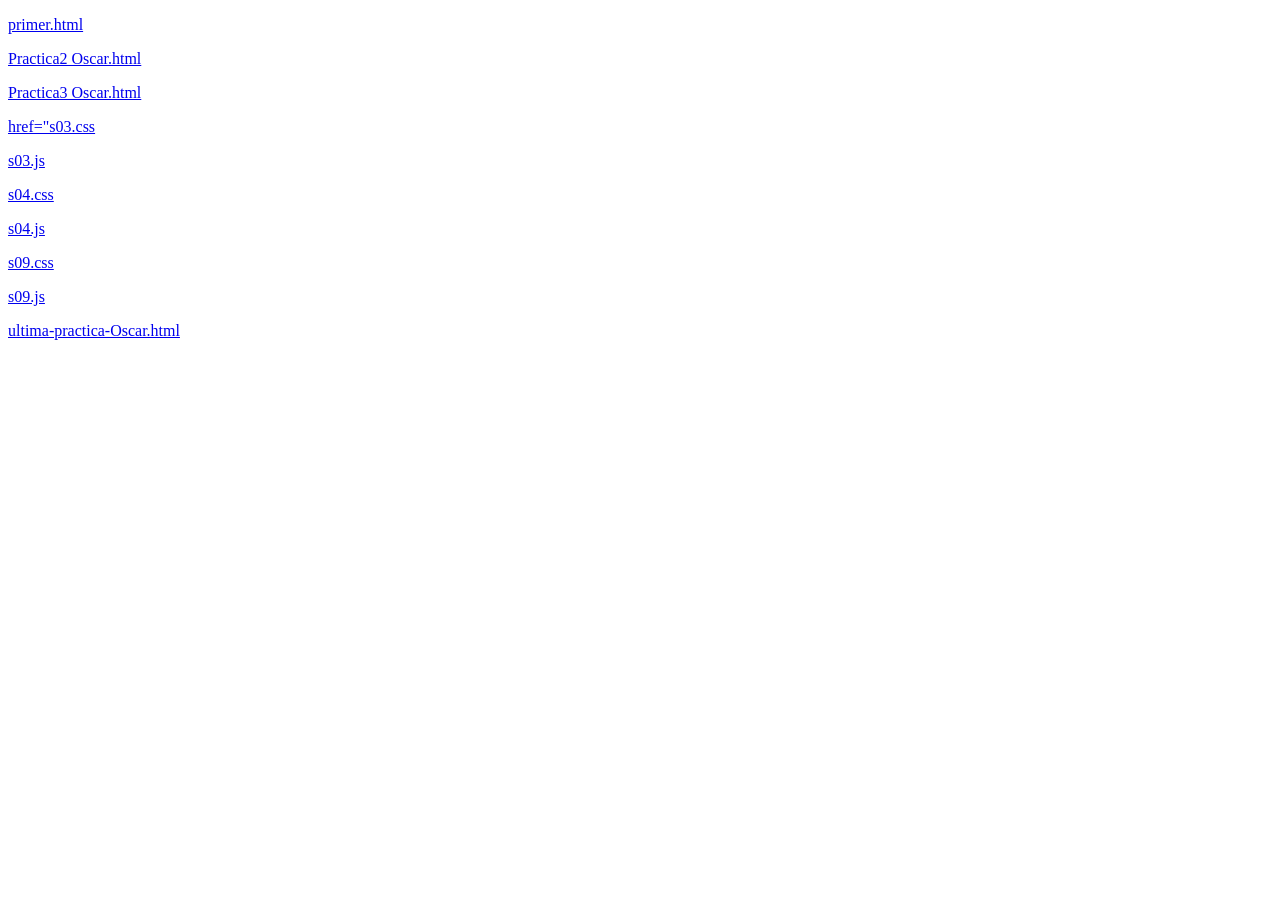
<file: index.html>
<!DOCTYPE html>
<html lang="en">

<head>
    <meta charset="UTF-8">
    <meta name="viewport" content="width=device-width, initial-scale=1.0">
    <title>Document</title>
</head>

<body>
    <p><a href="primer.html">primer.html</a></p>
    <p> <a href="Practica2 Oscar.html">Practica2 Oscar.html</a></p>
    <p><a href="Practica3 Oscar.html">Practica3 Oscar.html</a></p>
    <p><a href="s03.css">href="s03.css</a></p>
    <p><a href="s03.js">s03.js</a></p>
    <p><a href="s04.css">s04.css</a></p>
    <p><a href="s04.js">s04.js</a></p>
    <p><a href="s09.css">s09.css</a></p>
    <p><a href="s09.js">s09.js</a></p>
    <p><a href="ultima-practica-Oscar.html">ultima-practica-Oscar.html</a></p>
    
</body>

</html>
</file>
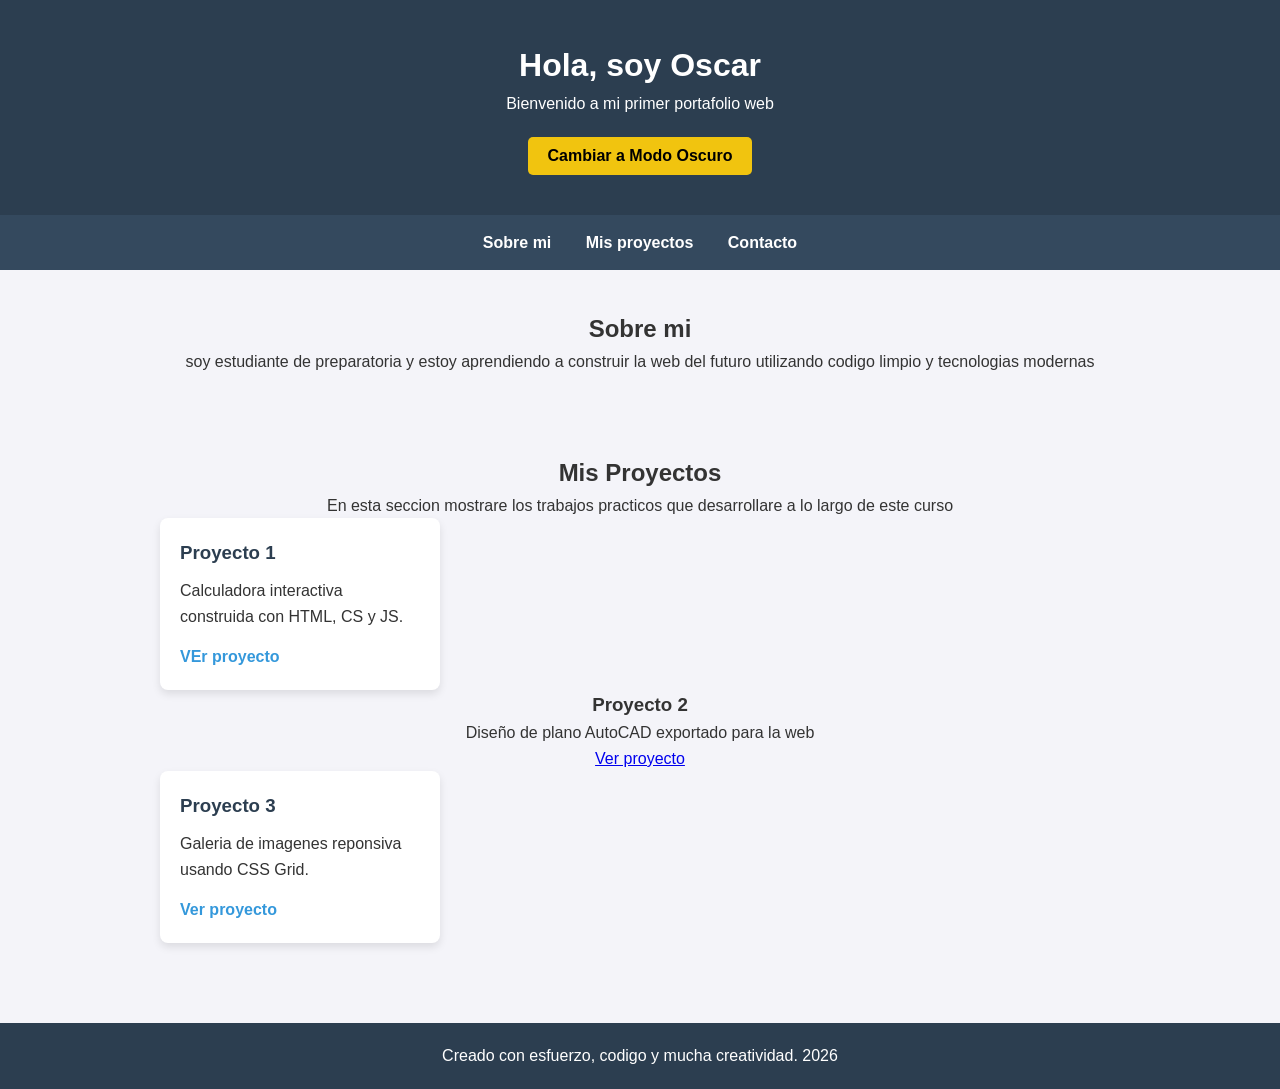
<file: Practica2 Oscar.html>
<!DOCTYPE html>
<html lang="en">
<head>
    <meta charset="UTF-8">
    <meta name="viewport" content="width=device-width, initial-scale=1.0">
    <title>Mi Portafolio Digital</title>
    <link rel="stylesheet" href="s04.css">
</head>
<body>
    
    <header>
        <h1> Hola, soy Oscar</h1>
        <p>Bienvenido a mi primer portafolio web</p>
        <button id="btn-tema">Cambiar a Modo Oscuro</button>
    </header>
    <nav>
        <ul>
            <li> <a href="#sobre-mi">Sobre mi</a></li>
            <li> <a href="#proyectos">Mis proyectos</a></li>
            <li><a href="#contacto">Contacto</a></li>
        </ul>
    </nav>
    <main>
    <section id="sobre-mi">
        <h2>Sobre mi</h2>
        <p> soy estudiante de preparatoria y estoy aprendiendo a construir la web del futuro utilizando codigo limpio y tecnologias modernas</p>
    </section>

    <section id="proyectos">
        <h2>Mis Proyectos</h2>
        <p>En esta seccion mostrare los trabajos practicos que desarrollare a lo largo de este curso </p>

        <div class="contendor-proyectos">
            <div class="tarjeta-proyecto">
                <h3> Proyecto 1</h3>
                <p>Calculadora interactiva construida con HTML, CS y JS.</p>
                <a href="#">VEr proyecto</a>
            </div>
            <div class="Tarjeta-proyectto">
                <h3>Proyecto 2</h3>
                <p> Diseño de plano AutoCAD exportado para la web</p>
                <a href="#">Ver proyecto</a>
            </div>
            <div class="tarjeta-proyecto">
                <h3>Proyecto 3</h3>
                <p>Galeria de imagenes reponsiva usando CSS Grid.</p>
                <a href="#">Ver proyecto</a>
            </div>
        </div>
    </section>
    </main>

        <footer>
            <p>Creado con esfuerzo, codigo y mucha creatividad. 2026</p>
        </footer>

        <script src="s04.js"></script>
    
</body>
</html>
</file>
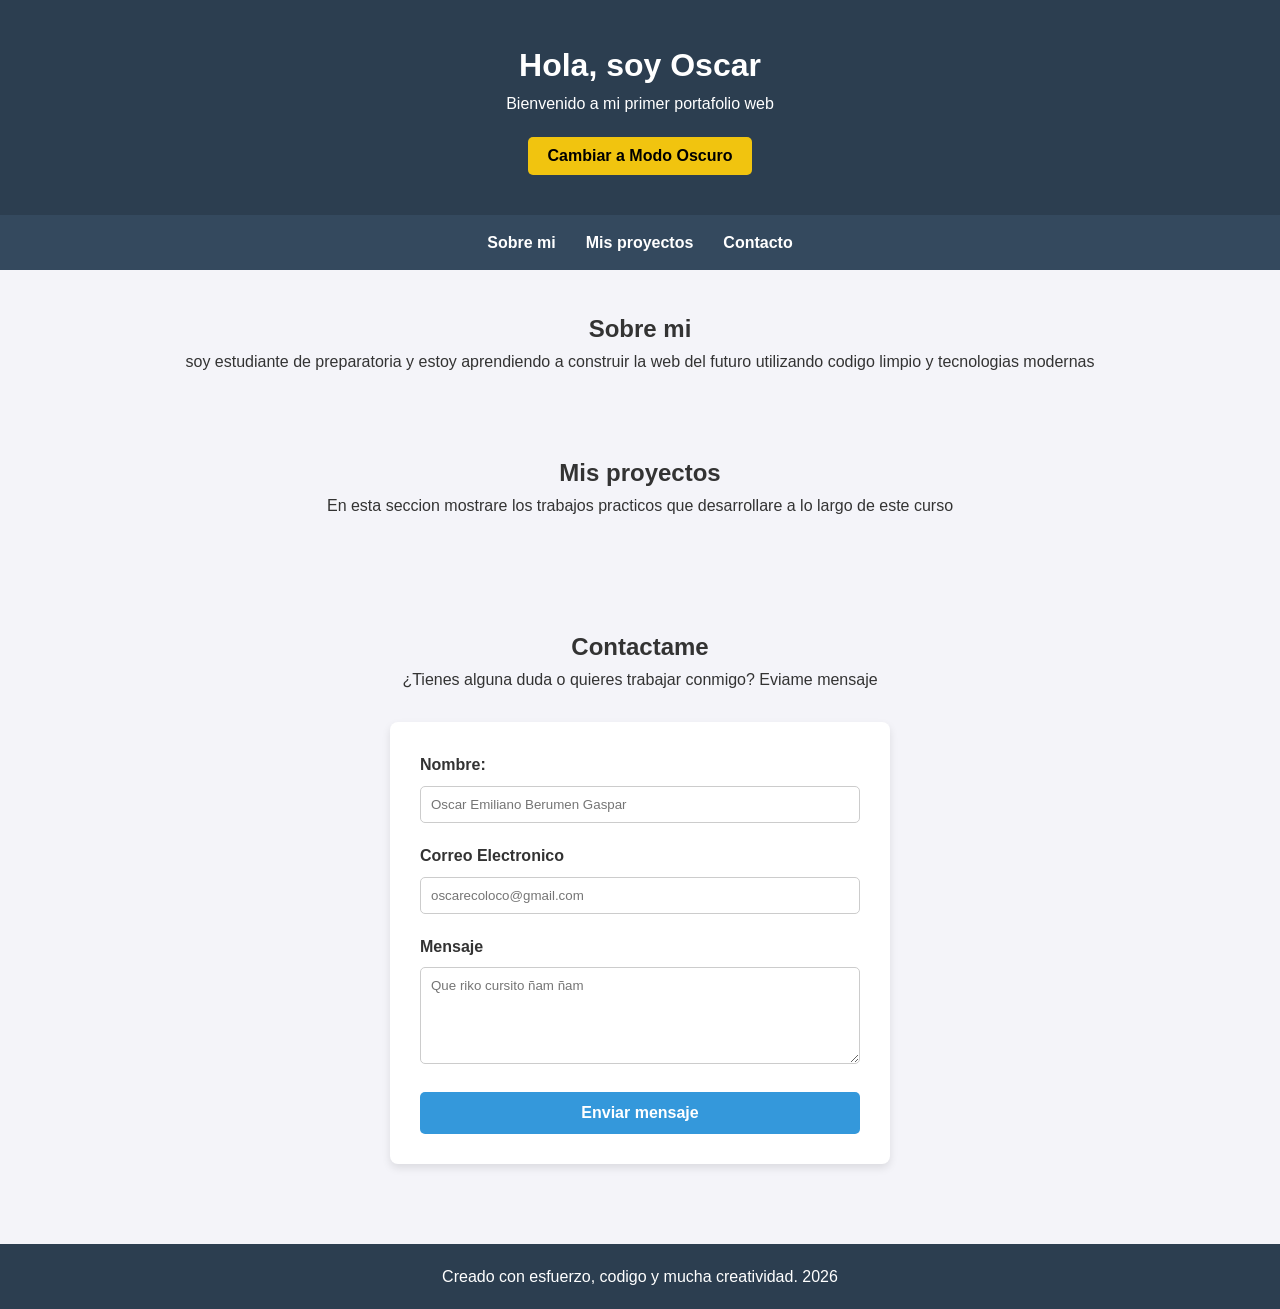
<file: Practica3 Oscar.html>
<!DOCTYPE html>
<html lang="en">
<head>
    <meta charset="UTF-8">
    <meta name="viewport" content="width=device-width, initial-scale=1.0">
    <title>Mi Portafolio Digital</title>
    <link rel="stylesheet" href="s09.css">
</head>
<body>
    
    <header>
        <h1> Hola, soy Oscar</h1>
        <p>Bienvenido a mi primer portafolio web</p>
        <button id="btn-tema">Cambiar a Modo Oscuro</button>
    </header>
    <nav>
        <ul>
            <button id="btn-menu">?</button>
            <ul id="menu-mavegacion">
            <li> <a href="#sobre-mi">Sobre mi</a></li>
            <li> <a href="#proyectos">Mis proyectos</a></li>
            <li><a href="#contacto">Contacto</a></li>
        </ul>
    </nav>
    <main>
    <section id="sobre-mi">
        <h2>Sobre mi</h2>
        <p> soy estudiante de preparatoria y estoy aprendiendo a construir la web del futuro utilizando codigo limpio y tecnologias modernas</p>

    </section>

    <section id="proyectos">
        <h2>Mis proyectos</h2>
        <p>En esta seccion mostrare los trabajos practicos que desarrollare a lo largo de este curso</p>

         <div class="contenedor-proyectos" id="contenedor">
            
         </div>
    </section>

    <section id="contacto">
        <h2>Contactame</h2>
        <p>¿Tienes alguna duda o quieres trabajar conmigo? Eviame mensaje</p>

        <form id="formulario-contacto">
            <div class="grupo-formulario">
                <label for="nombre">Nombre:</label>
                <input type="text" id="nombre" placeholder="Oscar Emiliano Berumen Gaspar">
            </div>

            <div class="grupo-formulario">
                <label for="correo">Correo Electronico</label>
                <input type="email" id="correo" placeholder="oscarecoloco@gmail.com">
            </div>

            <div class="grupo-formulario">
                <label for="mensaje">Mensaje</label>
                <textarea id="mensaje" rows="5" placeholder="Que riko cursito ñam ñam"></textarea>
            </div>
            <button type="sumit" id="btn-enviar">Enviar mensaje</button>
        </form>
    </section>
    </main>

        <footer>
            <p>Creado con esfuerzo, codigo y mucha creatividad. 2026</p>
        </footer>

        <div id="modal-proyecto" class="modal">
            <div class="modal-contenido">
                <span class="cerrar-modal" id="btn-cerrar-modal">&times;</span>
                <h3 id="modal-titulo">Cursito riko</h3>
                <p id="modal-desc">Esto es un cursito riko de informatica</p>
            </div>
        </div>

        <script src="s09.js"></script>
</body>
</html>
</file>
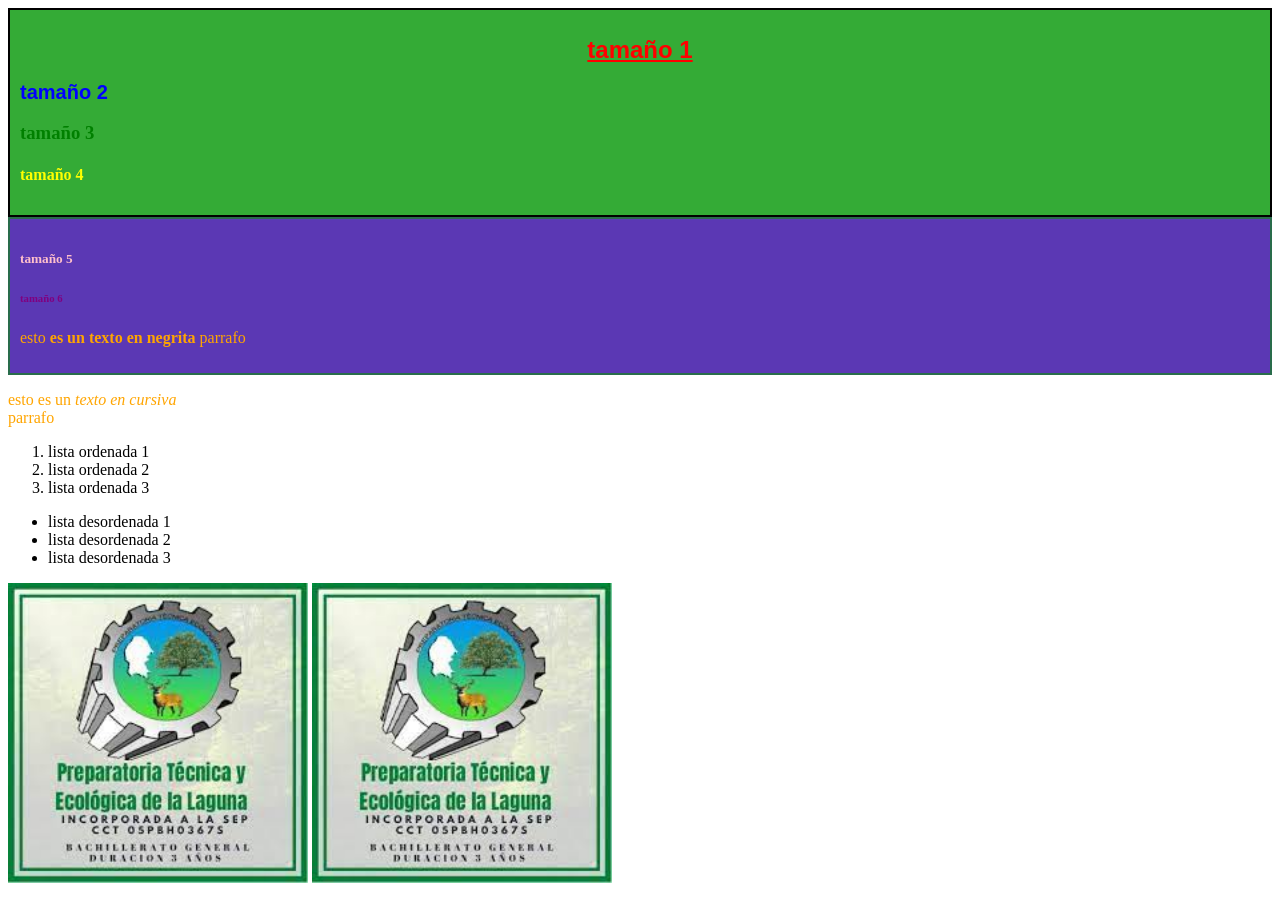
<file: primer.html>
<!DOCTYPE html>
 <html lang="en">
 <head>
    <meta charset="UTF-8">
    <meta name="viewport" content="width=device-width, initial-scale=1.0">
    <title>Cursito riko ñam ñam</title>
    <style>
        h1{
            color: red;
            font-family: Arial, sans-serif;
            font-size: 24px;
            text-align: center;
            text-decoration: underline;
        }
        h2{
            color:blue;
            font-family: Arial, sans-serif;
            font-size: 20px;
        }
        h3{
            color: green;
        }
        h4{
            color: yellow;
        }
        h5{
            color: pink;
        }
        h6{
            color: purple;
        }
        p{
            color: orange;
        }
        div{
            background-color: rgb(52, 171, 54);
            border: 2px solid black;
            padding: 10px;
        }
        nav{
            background-color: rgb(91, 56, 180);
            border: 2px solid rgb(41, 108, 75);
            padding: 10px;
        }
    </style>
 </head>
 <body>
    <div id="contenedordiv">
        <h1> tamaño 1 </h1>
        <h2> tamaño 2 </h2>
        <h3> tamaño 3 </h3>
        <h4> tamaño 4 </h4>
    </div>
    <nav>
        <h5> tamaño 5 </h5>
        <h6> tamaño 6 </h6>
        <p> esto <b> es un</b> <strong> texto en negrita</strong> parrafo</p>
    </nav>
    <main>
        <p> esto es un <em> texto en cursiva</em> <br> parrafo</p>
    </main>
    <section>
        <ol>
            <li> lista ordenada 1</li>
            <li> lista ordenada 2</li>
            <li> lista ordenada 3</li>
        </ol>
        <ul>
            <li> lista desordenada 1</li>
            <li> lista desordenada 2</li>
            <li> lista desordenada 3</li>
        </ul>
        <img src="logo eco.jpg" alt="logo eco" width="300">
    <img src="logo eco.jpg" alt="logo eco" width="300">

    </section>
 </body>
 </html>
</file>
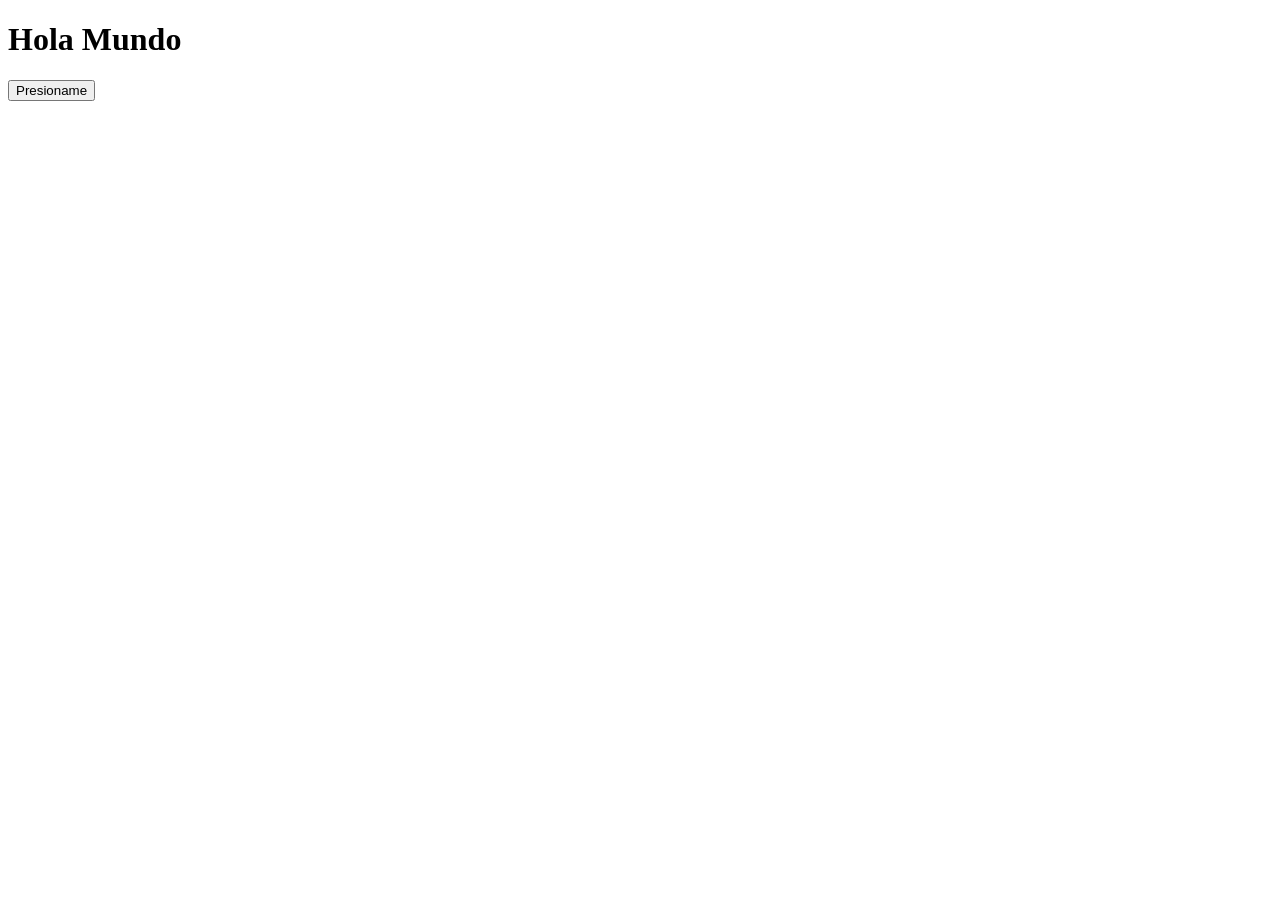
<file: ultima-practica-Oscar.html>
<!DOCTYPE html>
<html lang="en">
<head>
    <meta charset="UTF-8">
    <meta name="viewport" content="width=device-width, initial-scale=1.0">
    <title>Document</title>
</head>

<body>
    <h1 class="titulo-principal"> Hola Mundo</h1>
    <button id="miBoton">Presioname</button>
    <script>
        // 1. Seleccionar un elemnto HtML
        const boton = document.getElementById("miBoton");
        const titulo = document.querySelector(".titulo-principal");

        // 2. Agregar un "escuchador de eventos" (Click)
        boton.addEventListener("click", function (){
            // 3. Modificar el HTML y CSS en vivo!
            titulo.textContent = "¡Has hackeado la web";
            titulo.style.color = "lime";

            // Crear una alerta
            alert("¡Boton presionado!");
        });
    </script>
</body>

</html>
</file>
<file: s04.css>
* {
    margin: 0;
    padding: 0;
    box-sizing: border-box;
}

body {
    font-family: sans-serif;
    line-height: 1.6;
    color: #333333;
    background-color: #f4f4f9;
    transition: background-color 0.3s ease, color 0.3s ease;
}

header {
    background-color: #2c3e50;
    color: #ffffff;
    text-align: center;
    padding: 40px 20px;
}

#btn-tema {
    margin-top: 20px;
    padding: 10px 20px;
    font-size: 16px;
    cursor: pointer;
    background-color: #f1c40f;
    border: none;
    border-radius: 5px;
    font-weight: bold;
}

nav {
    background-color: #34495e;
    padding: 15px 0;
}

nav ul {
    list-style: none;
    text-align: center;
}

nav ul li {
    display: inline;
    margin: 0 15px;
}

nav ul li a {
    color: #ffffff;
    text-decoration: none;
    font-weight: bold;
}

section {
    padding: 40px 20px;
    max-width: 1000px;
    margin: 0 auto;
    text-align: center;
}

.contenedor-proyectos {
    display: flex;
    justify-content: center;
    flex-wrap: wrap;
    gap: 20px;
    margin-top: 30px;
}

.tarjeta-proyecto {
    background-color: #ffffff;
    padding: 20px;
    border-radius: 8px;
    box-shadow: 0 4px 8px rgba(0,0,0,0.1);
    width: 280px;
    text-align: left;
    transition: background-color 0.3s ease, color 0.3s ease;
}

.tarjeta-proyecto h3 {
    margin-bottom: 10px;
    color: #2c3e50;
}

.tarjeta-proyecto a {
    display: inline-block;
    margin-top: 15px;
    color: #3498db;
    text-decoration: none;
    font-weight: bold;
}

footer {
    background-color: #2c3e50;
    color: #ffffff;
    text-align: center;
    padding: 20px;
    margin-top: 40px;
}

.modo-oscuro {
    background-color: #121212;
    color: #e0e0e0;
}

.modo-oscuro header, 
.modo-oscuro footer {
    background-color: #000000;
}

.modo-oscuro nav {
    background-color: #1a1a1a;
}

.modo-oscuro .tarjeta-proyecto {
    background-color: #1e1e1e;
    color: #e0e0e0;
}

.modo-oscuro .tarjeta-proyecto h3 {
    color: #f1c40f;
}

.modo-oscuro .tarjeta-proyecto a {
    color: #f1c40f;
}
</file>
<file: s09.css>
html {
    scroll-behavior: smooth;
}

* {
    margin: 0;
    padding: 0;
    box-sizing: border-box;
}

body {
    font-family: sans-serif;
    line-height: 1.6;
    color: #333333;
    background-color: #f4f4f9;
    transition: background-color 0.3s ease, color 0.3s ease;
}

header {
    background-color: #2c3e50;
    color: #ffffff;
    text-align: center;
    padding: 40px 20px;
}

#btn-tema {
    margin-top: 20px;
    padding: 10px 20px;
    font-size: 16px;
    cursor: pointer;
    background-color: #f1c40f;
    border: none;
    border-radius: 5px;
    font-weight: bold;
    transition: transform 0.2s ease, background-color 0.3s ease;
}

#btn-tema:hover {
    background-color: #f39c12;
    transform: scale(1.05);
}

nav {
    background-color: #34495e;
    padding: 15px 0;
    position: sticky;
    top: 0;
    z-index: 100;
}

#btn-menu {
    display: none;
    background: none;
    border: none;
    color: #ffffff;
    font-size: 28px;
    cursor: pointer;
    margin: 0 auto;
}

nav ul {
    list-style: none;
    text-align: center;
    display: flex;
    justify-content: center;
}

nav ul li {
    margin: 0 15px;
}

nav ul li a {
    color: #ffffff;
    text-decoration: none;
    font-weight: bold;
    transition: color 0.3s ease;
}

nav ul li a:hover {
    color: #f1c40f;
}

section {
    padding: 40px 20px;
    max-width: 1000px;
    margin: 0 auto;
    text-align: center;
}

.contenedor-proyectos {
    display: flex;
    justify-content: center;
    flex-wrap: wrap;
    gap: 20px;
    margin-top: 30px;
}

.tarjeta-proyecto {
    background-color: #ffffff;
    padding: 20px;
    border-radius: 8px;
    box-shadow: 0 4px 8px rgba(0,0,0,0.1);
    width: 280px;
    text-align: left;
    transition: background-color 0.3s ease, color 0.3s ease, transform 0.3s ease, box-shadow 0.3s ease;
}

.tarjeta-proyecto:hover {
    transform: translateY(-10px);
    box-shadow: 0 12px 20px rgba(0,0,0,0.2);
}

.tarjeta-proyecto h3 {
    margin-bottom: 10px;
    color: #2c3e50;
    transition: color 0.3s ease;
}

.tarjeta-proyecto p {
    margin-bottom: 15px;
}

.btn-abrir-modal {
    display: inline-block;
    background: none;
    border: none;
    color: #3498db;
    font-size: 16px;
    font-weight: bold;
    cursor: pointer;
    transition: color 0.3s ease;
}

.btn-abrir-modal:hover {
    color: #2980b9;
}

#formulario-contacto {
    max-width: 500px;
    margin: 30px auto 0;
    text-align: left;
    background-color: #ffffff;
    padding: 30px;
    border-radius: 8px;
    box-shadow: 0 4px 8px rgba(0,0,0,0.1);
    transition: background-color 0.3s ease, color 0.3s ease;
}

.grupo-formulario {
    margin-bottom: 20px;
}

.grupo-formulario label {
    display: block;
    margin-bottom: 8px;
    font-weight: bold;
}

.grupo-formulario input,
.grupo-formulario textarea {
    width: 100%;
    padding: 10px;
    border: 1px solid #ccc;
    border-radius: 5px;
    font-family: inherit;
    transition: background-color 0.3s ease, color 0.3s ease, border-color 0.3s ease;
}

.grupo-formulario input:focus,
.grupo-formulario textarea:focus {
    outline: none;
    border-color: #3498db;
}

#btn-enviar {
    width: 100%;
    padding: 12px;
    background-color: #3498db;
    color: #ffffff;
    border: none;
    border-radius: 5px;
    font-size: 16px;
    font-weight: bold;
    cursor: pointer;
    transition: background-color 0.3s ease, transform 0.2s ease;
}

#btn-enviar:hover {
    background-color: #2980b9;
    transform: translateY(-2px);
}

footer {
    background-color: #2c3e50;
    color: #ffffff;
    text-align: center;
    padding: 20px;
    margin-top: 40px;
}

.modal {
    display: none;
    position: fixed;
    z-index: 1000;
    left: 0;
    top: 0;
    width: 100%;
    height: 100%;
    background-color: rgba(0, 0, 0, 0.8);
    align-items: center;
    justify-content: center;
}

.modal-contenido {
    background-color: #ffffff;
    padding: 30px;
    border-radius: 8px;
    max-width: 500px;
    width: 90%;
    text-align: center;
    position: relative;
    box-shadow: 0 5px 15px rgba(0,0,0,0.3);
    transition: background-color 0.3s ease, color 0.3s ease;
}

.cerrar-modal {
    position: absolute;
    top: 10px;
    right: 15px;
    font-size: 28px;
    font-weight: bold;
    color: #aaaaaa;
    cursor: pointer;
    transition: color 0.3s ease;
}

.cerrar-modal:hover {
    color: #ff0000;
}

.modo-oscuro {
    background-color: #121212;
    color: #e0e0e0;
}

.modo-oscuro header, 
.modo-oscuro footer {
    background-color: #000000;
}

.modo-oscuro nav {
    background-color: #1a1a1a;
}

.modo-oscuro .tarjeta-proyecto,
.modo-oscuro #formulario-contacto,
.modo-oscuro .modal-contenido {
    background-color: #1e1e1e;
    color: #e0e0e0;
}

.modo-oscuro .tarjeta-proyecto:hover {
    box-shadow: 0 12px 20px rgba(255,255,255,0.1);
}

.modo-oscuro .tarjeta-proyecto h3,
.modo-oscuro #modal-titulo {
    color: #f1c40f;
}

.modo-oscuro .grupo-formulario input,
.modo-oscuro .grupo-formulario textarea {
    background-color: #333333;
    color: #ffffff;
    border: 1px solid #555555;
}

.modo-oscuro .grupo-formulario input:focus,
.modo-oscuro .grupo-formulario textarea:focus {
    border-color: #f1c40f;
}

@media (max-width: 768px) {
    #btn-menu {
        display: block;
    }
    
    nav ul {
        display: none;
        flex-direction: column;
        padding-top: 15px;
    }
    
    nav ul.menu-activo {
        display: flex;
    }
    
    nav ul li {
        margin: 10px 0;
    }
    
    .contenedor-proyectos {
        flex-direction: column;
        align-items: center;
    }
}
</file>
